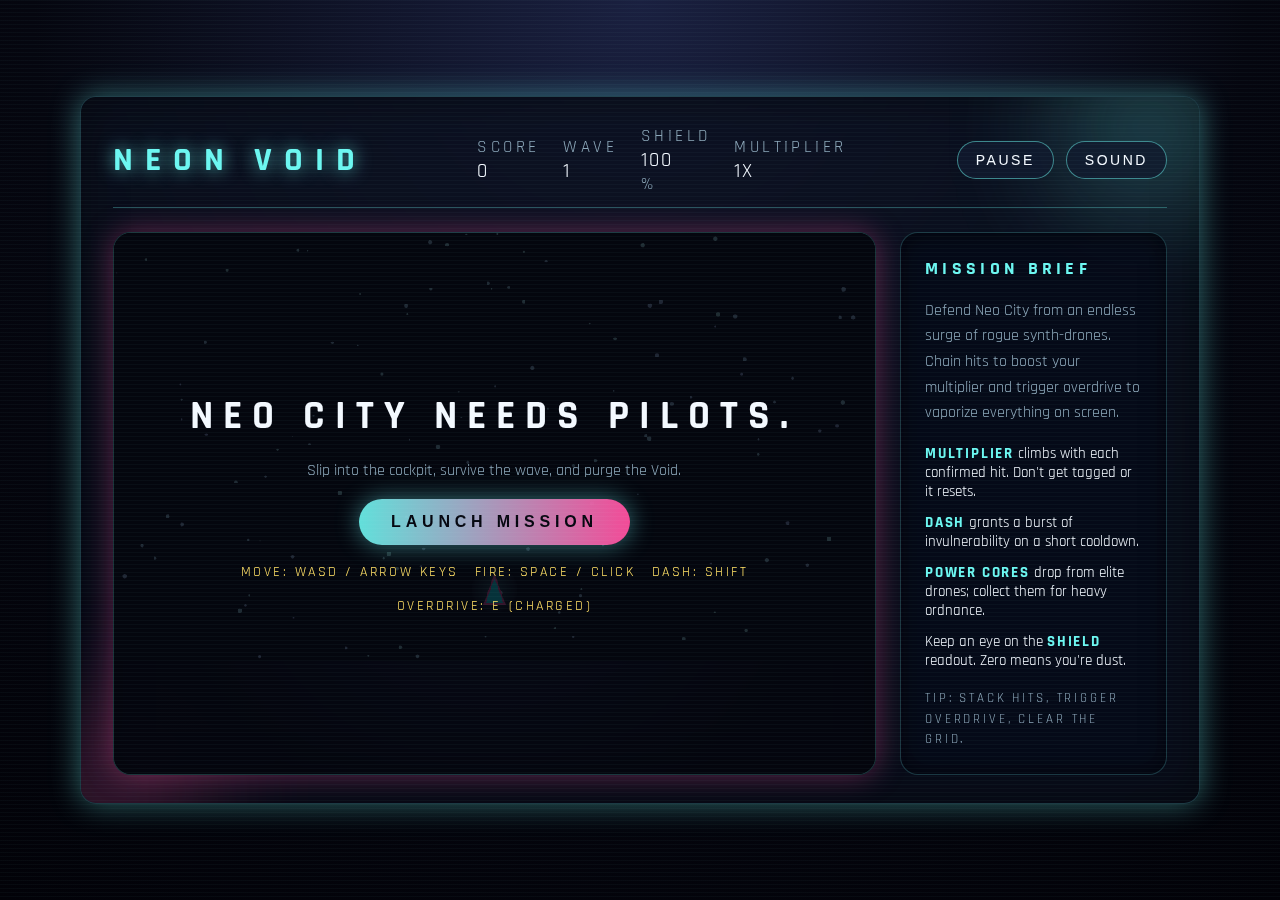
<file: index.html>
<!DOCTYPE html>
<html lang="en">
<head>
    <meta charset="UTF-8">
    <meta name="viewport" content="width=device-width, initial-scale=1.0">
    <title>Neon Void | Retro Shooter</title>
    <link rel="stylesheet" href="style.css">
</head>
<body>
    <div class="scanline"></div>

    <main class="game-shell" aria-live="polite">
        <header class="hud">
            <div class="logo" aria-label="Neon Void Retro Shooter">NEON VOID</div>

            <div class="scoreboard" role="status">
                <div class="stat" data-indicator="score">Score <span id="score">0</span></div>
                <div class="stat" data-indicator="wave">Wave <span id="wave">1</span></div>
                <div class="stat" data-indicator="shield">Shield <span id="shield">100</span>%</div>
                <div class="stat" data-indicator="multiplier">Multiplier <span id="multiplier">1x</span></div>
            </div>

            <div class="controls-panel">
                <button id="pauseButton" class="chip" aria-pressed="false">Pause</button>
                <button id="muteButton" class="chip" aria-pressed="false">Sound</button>
            </div>
        </header>

        <section class="game-stage">
            <canvas id="gameCanvas" width="960" height="540" role="img" aria-label="Neon Void battle grid"></canvas>

            <div id="menuOverlay" class="overlay visible" role="dialog" aria-modal="true">
                <h1>Neo City needs pilots.</h1>
                <p>Slip into the cockpit, survive the wave, and purge the Void.</p>
                <button id="startButton" class="primary">Launch Mission</button>
                <div class="mini-hud">
                    <span>Move: WASD / Arrow Keys</span>
                    <span>Fire: Space / Click</span>
                    <span>Dash: Shift</span>
                    <span>Overdrive: E (Charged)</span>
                </div>
            </div>

            <div id="gameOverOverlay" class="overlay" role="dialog" aria-modal="true" hidden>
                <h2>Signal Lost</h2>
                <p class="summary">You held the line for <span id="finalWave">1</span> waves with <span id="finalScore">0</span> points.</p>
                <button id="restartButton" class="primary">Reboot</button>
            </div>
        </section>

        <aside class="intel">
            <h2>Mission Brief</h2>
            <p>Defend Neo City from an endless surge of rogue synth-drones. Chain hits to boost your multiplier and trigger overdrive to vaporize everything on screen.</p>

            <ul class="intel-list">
                <li><strong>Multiplier</strong> climbs with each confirmed hit. Don't get tagged or it resets.</li>
                <li><strong>Dash</strong> grants a burst of invulnerability on a short cooldown.</li>
                <li><strong>Power cores</strong> drop from elite drones; collect them for heavy ordnance.</li>
                <li>Keep an eye on the <strong>Shield</strong> readout. Zero means you're dust.</li>
            </ul>

            <footer>
                <p>Tip: stack hits, trigger overdrive, clear the grid.</p>
            </footer>
        </aside>
    </main>

    <script src="script.js" type="module"></script>
</body>
</html>
</file>
<file: style.css>
@import url('https://fonts.googleapis.com/css2?family=Rajdhani:wght@400;600;700&display=swap');

:root {
    --bg-deep: #05060f;
    --bg-panel: rgba(10, 15, 30, 0.78);
    --accent-primary: #6cf7f1;
    --accent-secondary: #ff4f9f;
    --accent-tertiary: #ffe066;
    --text-dim: #8ba6b8;
    --text-bright: #f3f9ff;
    --border-glow: rgba(108, 247, 241, 0.45);
    --shadow-cyan: 0 0 30px rgba(108, 247, 241, 0.4);
    --shadow-pink: 0 0 30px rgba(255, 79, 159, 0.35);
}

* {
    margin: 0;
    padding: 0;
    box-sizing: border-box;
}

body {
    font-family: 'Rajdhani', 'Segoe UI', sans-serif;
    background: radial-gradient(circle at top, #1a2040 0%, #05060f 55%, #020208 100%);
    color: var(--text-bright);
    min-height: 100vh;
    display: flex;
    align-items: center;
    justify-content: center;
    padding: 32px 24px;
    position: relative;
    overflow: hidden;
}

.scanline {
    pointer-events: none;
    position: fixed;
    inset: 0;
    background: repeating-linear-gradient(
        to bottom,
        rgba(143, 255, 244, 0.04) 0,
        rgba(143, 255, 244, 0.04) 1px,
        transparent 1px,
        transparent 4px
    );
    mix-blend-mode: screen;
    opacity: 0.75;
    z-index: 10;
    animation: scan 6s linear infinite;
}

@keyframes scan {
    0% { transform: translateY(0); }
    100% { transform: translateY(10px); }
}

.game-shell {
    width: min(1120px, 100%);
    background: var(--bg-panel);
    border: 1px solid rgba(108, 247, 241, 0.2);
    box-shadow: var(--shadow-cyan), inset 0 0 45px rgba(0, 0, 0, 0.4);
    backdrop-filter: blur(8px);
    display: grid;
    grid-template-columns: 3fr 1.05fr;
    gap: 24px;
    padding: 28px 32px;
    border-radius: 16px;
    position: relative;
    overflow: hidden;
}

.game-shell::before,
.game-shell::after {
    content: '';
    position: absolute;
    width: 180px;
    height: 180px;
    border-radius: 40%;
    filter: blur(60px);
    opacity: 0.6;
    z-index: -1;
}

.game-shell::before {
    background: rgba(108, 247, 241, 0.4);
    top: -60px;
    right: -40px;
}

.game-shell::after {
    background: rgba(255, 79, 159, 0.35);
    bottom: -80px;
    left: -60px;
}

.hud {
    grid-column: span 2;
    display: flex;
    align-items: center;
    justify-content: space-between;
    padding-bottom: 12px;
    border-bottom: 1px solid rgba(108, 247, 241, 0.3);
    position: relative;
}

.logo {
    font-size: clamp(28px, 3vw, 34px);
    font-weight: 700;
    letter-spacing: 0.35em;
    color: var(--accent-primary);
    text-shadow: 0 0 18px rgba(108, 247, 241, 0.8);
}

.scoreboard {
    display: flex;
    align-items: center;
    gap: 24px;
    font-size: 17px;
    letter-spacing: 0.2em;
    text-transform: uppercase;
}

.stat {
    color: var(--text-dim);
}

.stat span {
    display: block;
    color: var(--text-bright);
    font-size: 20px;
    letter-spacing: 0.1em;
}

.stat[data-ready="true"] span {
    color: var(--accent-secondary);
    text-shadow: 0 0 14px rgba(255, 79, 159, 0.8);
}

.controls-panel {
    display: flex;
    gap: 12px;
}

.chip {
    border: 1px solid rgba(108, 247, 241, 0.5);
    background: rgba(16, 26, 46, 0.85);
    color: var(--text-bright);
    font-size: 14px;
    text-transform: uppercase;
    letter-spacing: 0.18em;
    padding: 10px 18px;
    border-radius: 999px;
    cursor: pointer;
    transition: transform 0.2s ease, box-shadow 0.2s ease, color 0.2s ease;
}

.chip:hover,
.chip[aria-pressed="true"] {
    color: var(--accent-primary);
    box-shadow: var(--shadow-cyan);
    transform: translateY(-1px);
}

.game-stage {
    position: relative;
    background: radial-gradient(circle at center, rgba(32, 45, 90, 0.6) 0%, rgba(4, 5, 12, 0.9) 72%);
    border-radius: 18px;
    border: 1px solid rgba(108, 247, 241, 0.2);
    overflow: hidden;
    box-shadow: inset 0 0 35px rgba(0, 0, 0, 0.6), var(--shadow-pink);
}

canvas#gameCanvas {
    display: block;
    width: 100%;
    height: auto;
    image-rendering: pixelated;
}

.overlay {
    position: absolute;
    inset: 0;
    background: rgba(5, 6, 15, 0.82);
    display: flex;
    flex-direction: column;
    align-items: center;
    justify-content: center;
    text-align: center;
    gap: 18px;
    padding: 32px;
    opacity: 0;
    pointer-events: none;
    transition: opacity 0.35s ease;
}

.overlay.visible {
    opacity: 1;
    pointer-events: auto;
}

.overlay h1 {
    font-size: clamp(28px, 3.6vw, 40px);
    letter-spacing: 0.25em;
    text-transform: uppercase;
}

.overlay h2 {
    font-size: clamp(24px, 3vw, 34px);
    letter-spacing: 0.18em;
    text-transform: uppercase;
}

.overlay p {
    color: var(--text-dim);
    font-size: 16px;
    max-width: 480px;
}

.mini-hud {
    display: flex;
    gap: 16px;
    flex-wrap: wrap;
    justify-content: center;
    font-size: 14px;
    letter-spacing: 0.18em;
    text-transform: uppercase;
    color: var(--accent-tertiary);
}

.primary {
    border: none;
    background: linear-gradient(90deg, rgba(108, 247, 241, 0.9) 0%, rgba(255, 79, 159, 0.95) 100%);
    color: #05060f;
    letter-spacing: 0.3em;
    text-transform: uppercase;
    padding: 14px 32px;
    border-radius: 999px;
    font-size: 16px;
    font-weight: 600;
    cursor: pointer;
    box-shadow: 0 0 25px rgba(108, 247, 241, 0.45);
    transition: transform 0.2s ease, box-shadow 0.2s ease;
}

.primary:hover {
    transform: translateY(-2px);
    box-shadow: 0 0 35px rgba(255, 79, 159, 0.5);
}

#gameOverOverlay[hidden] {
    display: none;
}

.summary {
    color: var(--accent-tertiary);
    letter-spacing: 0.2em;
    text-transform: uppercase;
}

.intel {
    display: flex;
    flex-direction: column;
    gap: 18px;
    background: rgba(6, 10, 24, 0.9);
    border-radius: 18px;
    padding: 24px;
    border: 1px solid rgba(108, 247, 241, 0.2);
    box-shadow: inset 0 0 25px rgba(0, 0, 0, 0.5);
}

.intel h2 {
    text-transform: uppercase;
    letter-spacing: 0.24em;
    font-size: 18px;
    color: var(--accent-primary);
}

.intel p {
    color: var(--text-dim);
    line-height: 1.6;
}

.intel-list {
    list-style: none;
    display: grid;
    gap: 12px;
    font-size: 15px;
    color: var(--text-bright);
}

.intel-list strong {
    color: var(--accent-primary);
    letter-spacing: 0.12em;
    text-transform: uppercase;
}

.intel footer {
    margin-top: auto;
    font-size: 13px;
    letter-spacing: 0.22em;
    text-transform: uppercase;
    color: rgba(255, 224, 102, 0.8);
}

@media (max-width: 1024px) {
    .game-shell {
        grid-template-columns: 1fr;
        padding: 24px 20px 28px;
    }

    .hud {
        grid-column: 1;
        flex-direction: column;
        align-items: flex-start;
        gap: 16px;
    }

    .scoreboard {
        width: 100%;
        justify-content: space-between;
        flex-wrap: wrap;
    }
}

@media (max-width: 640px) {
    body {
        padding: 16px;
    }

    .game-shell {
        padding: 20px;
        border-radius: 12px;
    }

    .mini-hud {
        flex-direction: column;
        gap: 8px;
    }

    .controls-panel {
        width: 100%;
        justify-content: flex-start;
        flex-wrap: wrap;
    }
}
</file>
